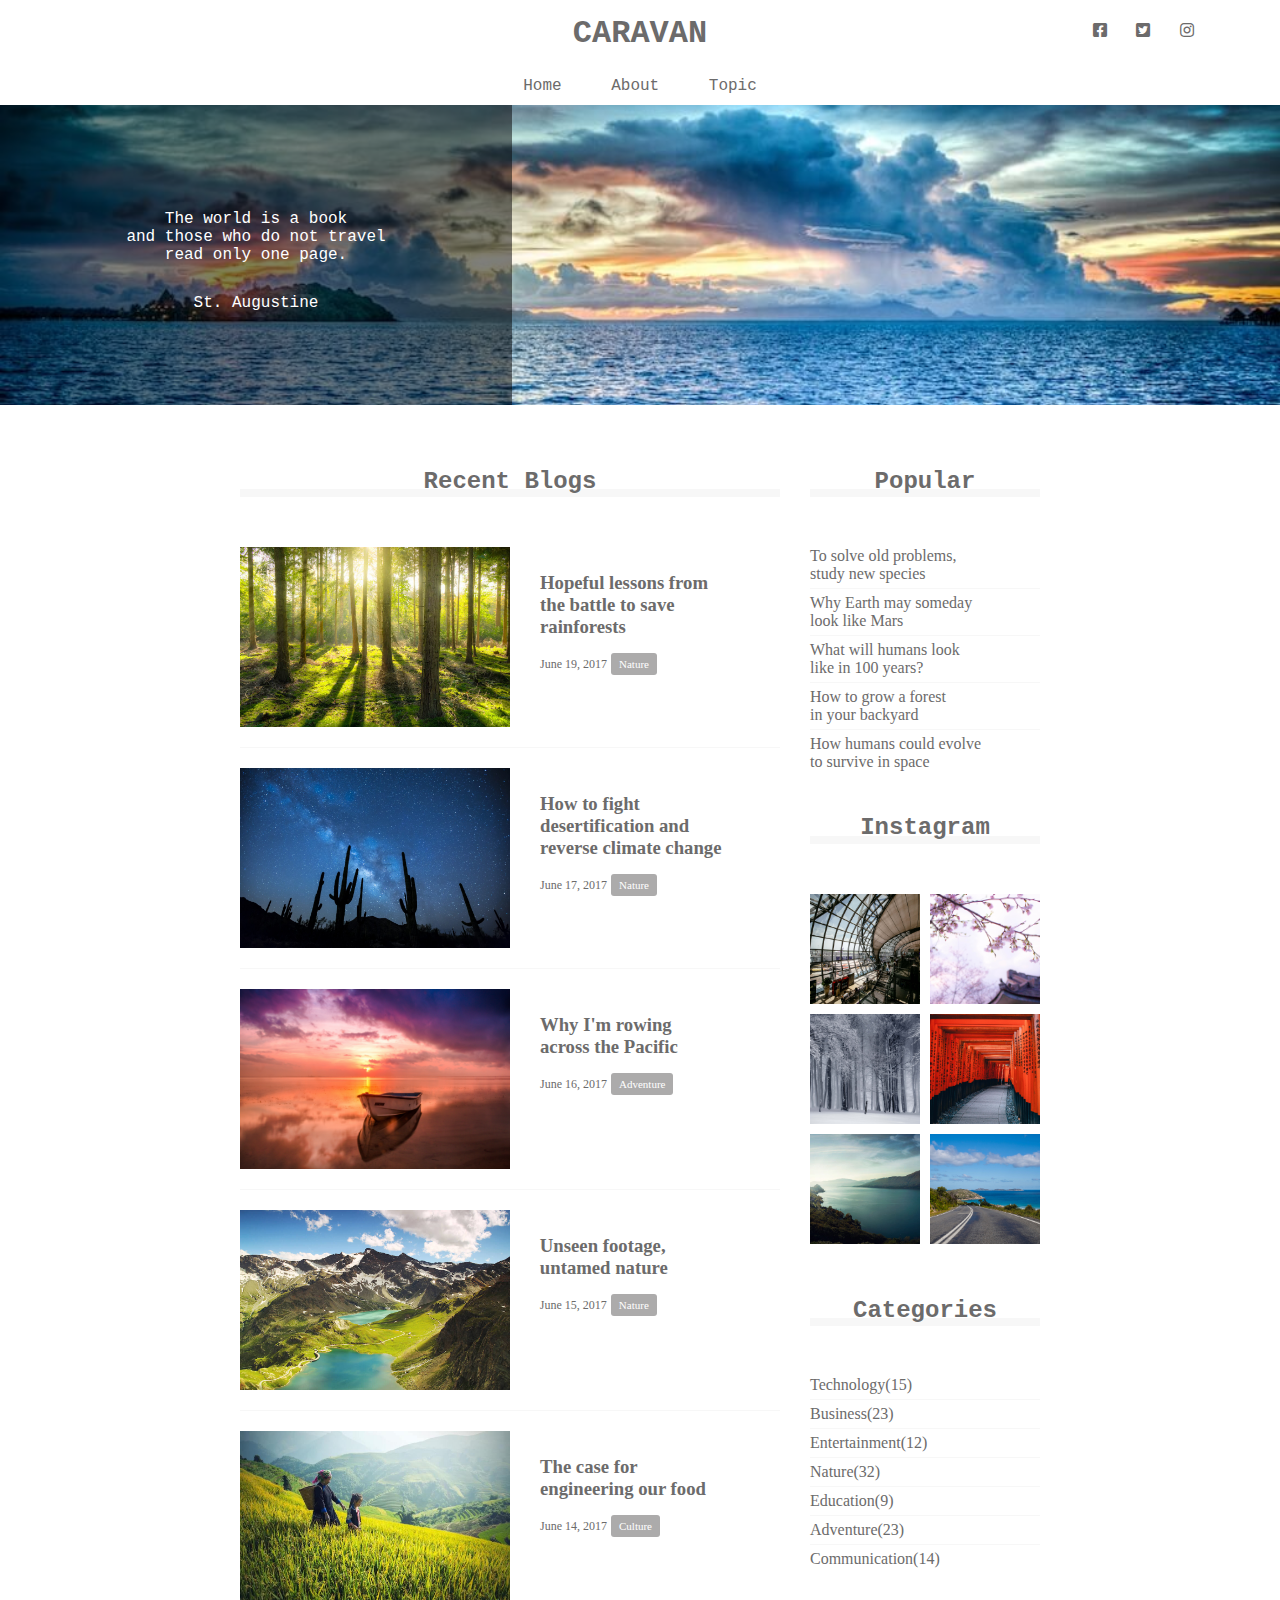
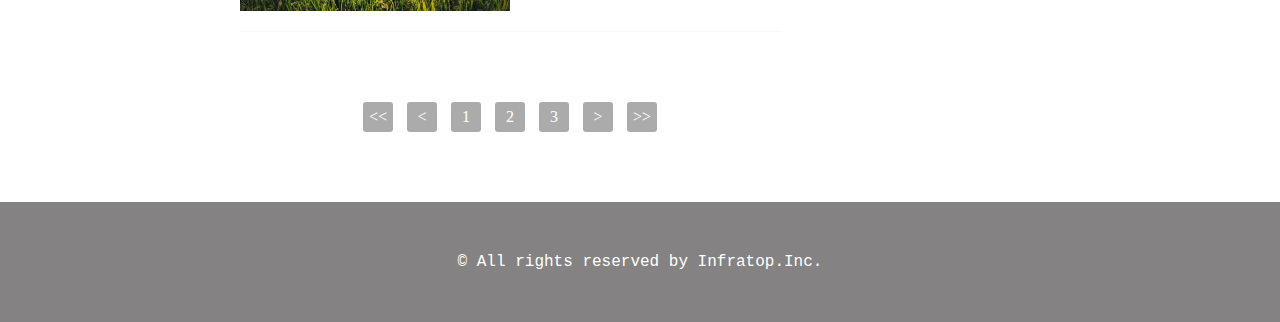
<file: HTMLCSS/caravan/index.html>
<!DOCTYPE html>
<html lang="ja">
  <head>
    <link href="https://use.fontawesome.com/releases/v5.6.1/css/all.css" rel="stylesheet">
    <meta charset="UTF-8" />
    <!-- CSSファイルの読み込み -->
    <link rel="stylesheet" href="style.css" />
    <title>CARAVAN</title>
  </head>

  <body>
    <!-- header -->
    <header>
      <h1 class="heading">
        <a href="index.html">
          CARAVAN
        </a>
      </h1>
      <div class="social">

        <i class="fab fa-facebook-square"></i>
        <i class="fab fa-twitter-square"></i>
        <i class="fab fa-instagram"></i>  
      </div>
    </header>

    <!-- navigation -->
    <nav>
      <ul class="nav-list">
        <li class="nav-list-item">
          <a href="index.html">Home</a>
        </li>
        <li class="nav-list-item">About</li>
        <li class="nav-list-item">Topic</li>
      </ul>
    </nav>

    <!-- main-visual用のdiv -->
    <div class="main-visual">
      <div class="main-visual-content">
        <p class="main-visual-text">
          The world is a book<br />
          and those who do not travel<br />
          read only one page.
        </p>
        <p class="main-visual-name">
          St. Augustine
        </p>
      </div>
    </div>

    <!-- main用のdiv -->
    <main>
      <section class="blog">
        <h2 class="blog-heading">Recent Blogs</h2>
        <div class="blog-box">
          <div class="blog-item">
            <img class="blog-image" src="img/forest.jpg" />
            <section class="blog-text">
              <h3 class="blog-text-heading">
                <a href="single.html">
                  Hopeful lessons from<br />
                  the battle to save<br />
                  rainforests
                </a>
              </h3>
              <p class="blog-date">June 19, 2017</p>
              <span class="category">Nature</span>
            </section>
          </div>
          <div class="blog-item">
            <img class="blog-image" src="img/desert.jpg" />
            <section class="blog-text">
              <h3 class="blog-text-heading">
                <a href="single.html">
                  How to fight<br />
                  desertification and<br />
                  reverse climate change
                </a>
              </h3>
              <p class="blog-date">June 17, 2017</p>
              <span class="category">Nature</span>
            </section>
          </div>
          <div class="blog-item">
            <img class="blog-image" src="img/sunset.jpg" />
            <section class="blog-text">
              <h3 class="blog-text-heading">
                <a href="single.html">
                  Why I'm rowing<br />
                  across the Pacific
                </a>
              </h3>
              <p class="blog-date">June 16, 2017</p>
              <span class="category">Adventure</span>
            </section>
          </div>
          <div class="blog-item">
            <img class="blog-image" src="img/italy.jpg" />
            <section class="blog-text">
              <h3 class="blog-text-heading">
                <a href="single.html">
                  Unseen footage,<br />
                  untamed nature
                </a>
              </h3>
              <p class="blog-date">June 15, 2017</p>
              <span class="category">Nature</span>
            </section>
          </div>
          <div class="blog-item">
            <img class="blog-image" src="img/asia.jpg" />
            <section class="blog-text">
              <h3 class="blog-text-heading">
                <a href="single.html">
                  The case for<br />
                  engineering our food
                </a>
              </h3>
              <p class="blog-date">June 14, 2017</p>
              <span class="category">Culture</span>
            </section>
          </div>
        </div>
        <div class="pagination">
          <p><<</p>
          <p><</p>
          <p>1</p>
          <p>2</p>
          <p>3</p>
          <p>></p>
          <p>>></p>
        </div>
      </section>
      <div class="sidebar">
        <section class="popular">
          <h2 class="sidebar-heading common-heading">Popular</h2>
          <div class="sidebar-contents">
            <p class="popular-text">
              To solve old problems,<br />study new species
            </p>
            <p class="popular-text">
              Why Earth may someday<br />look like Mars
            </p>
            <p class="popular-text">
              What will humans look<br />like in 100 years?
            </p>
            <p class="popular-text">
              How to grow a forest<br />in your backyard
            </p>
            <p class="popular-text">
              How humans could evolve<br />to survive in space
            </p>
          </div>
        </section>
        <section class="instagram">
          <h2 class="instagram-heading common-heading">Instagram</h2>
          <div class="sidebar-contents">
            <div class="instagram-box"></div>
            <div class="instagram-box"></div>
            <div class="instagram-box"></div>
            <div class="instagram-box"></div>
            <div class="instagram-box"></div>
            <div class="instagram-box"></div>
          </div>
        </section>
        <section class="categories">
          <h2 class="categories-heading common-heading">Categories</h2>
          <div class="sidebar-contents">
            <p class="categories-text">Technology(15)</p>
            <p class="categories-text">Business(23)</p>
            <p class="categories-text">Entertainment(12)</p>
            <p class="categories-text">Nature(32)</p>
            <p class="categories-text">Education(9)</p>
            <p class="categories-text">Adventure(23)</p>
            <p class="categories-text">Communication(14)</p>
          </div>
        </section>
      </div>
    </main>

    <!-- footer -->
    <footer>
      <p class="footer-text">© All rights reserved by Infratop.Inc.</p>
    </footer>
  </body>
</html>
</file>
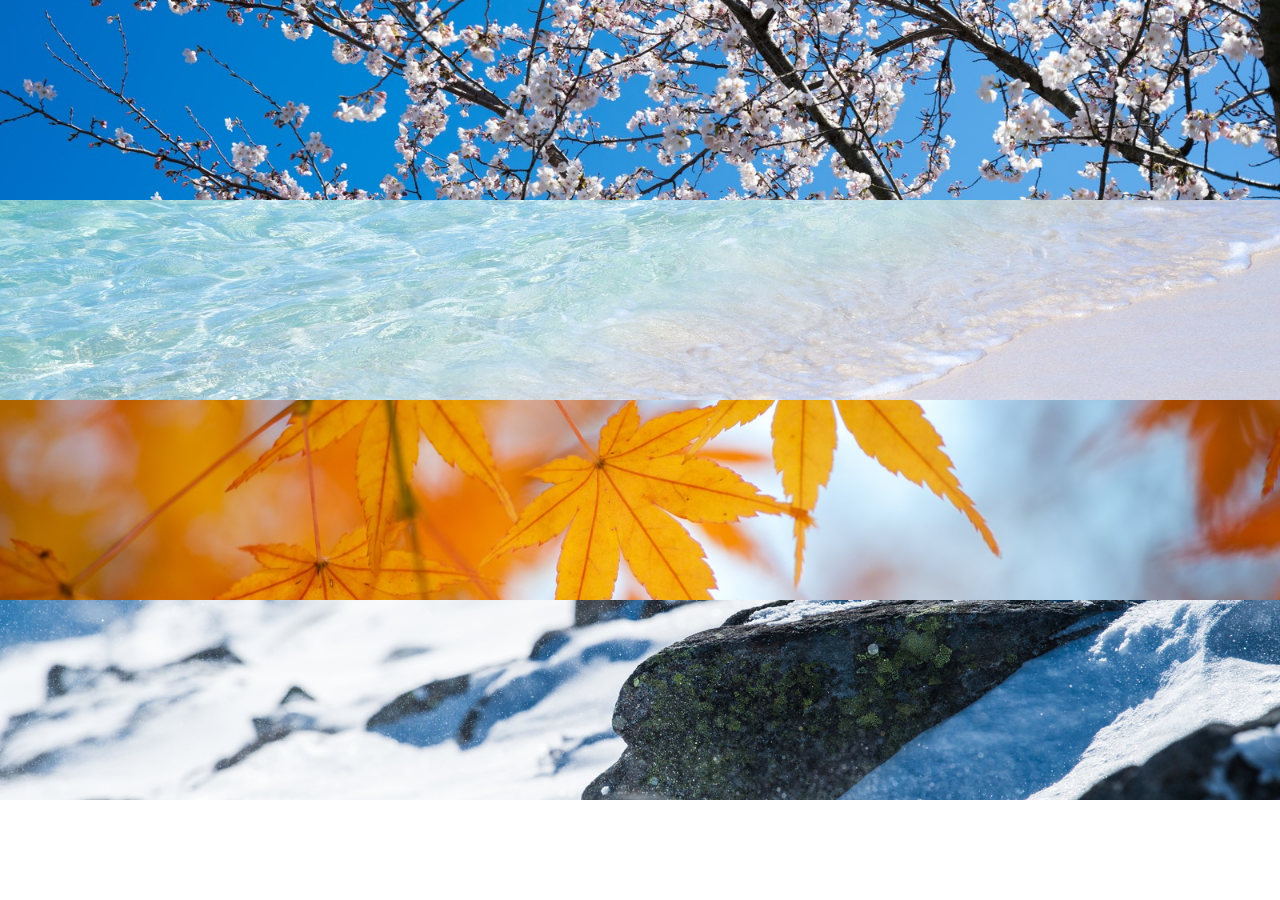
<file: HTMLCSS/chapter6_exercise/chapter6_answer/index.html>
<!DOCTYPE html>
<html lang="ja">
  <head>
    <meta charset="UTF-8" />
    <title>6章演習</title>
    <link rel="stylesheet" href="style.css" />
  </head>
  <body>
    <div class="box1"></div>

    <div class="box2"></div>

    <div class="box3"></div>

    <div class="box4"></div>
  </body>
</html>
</file>
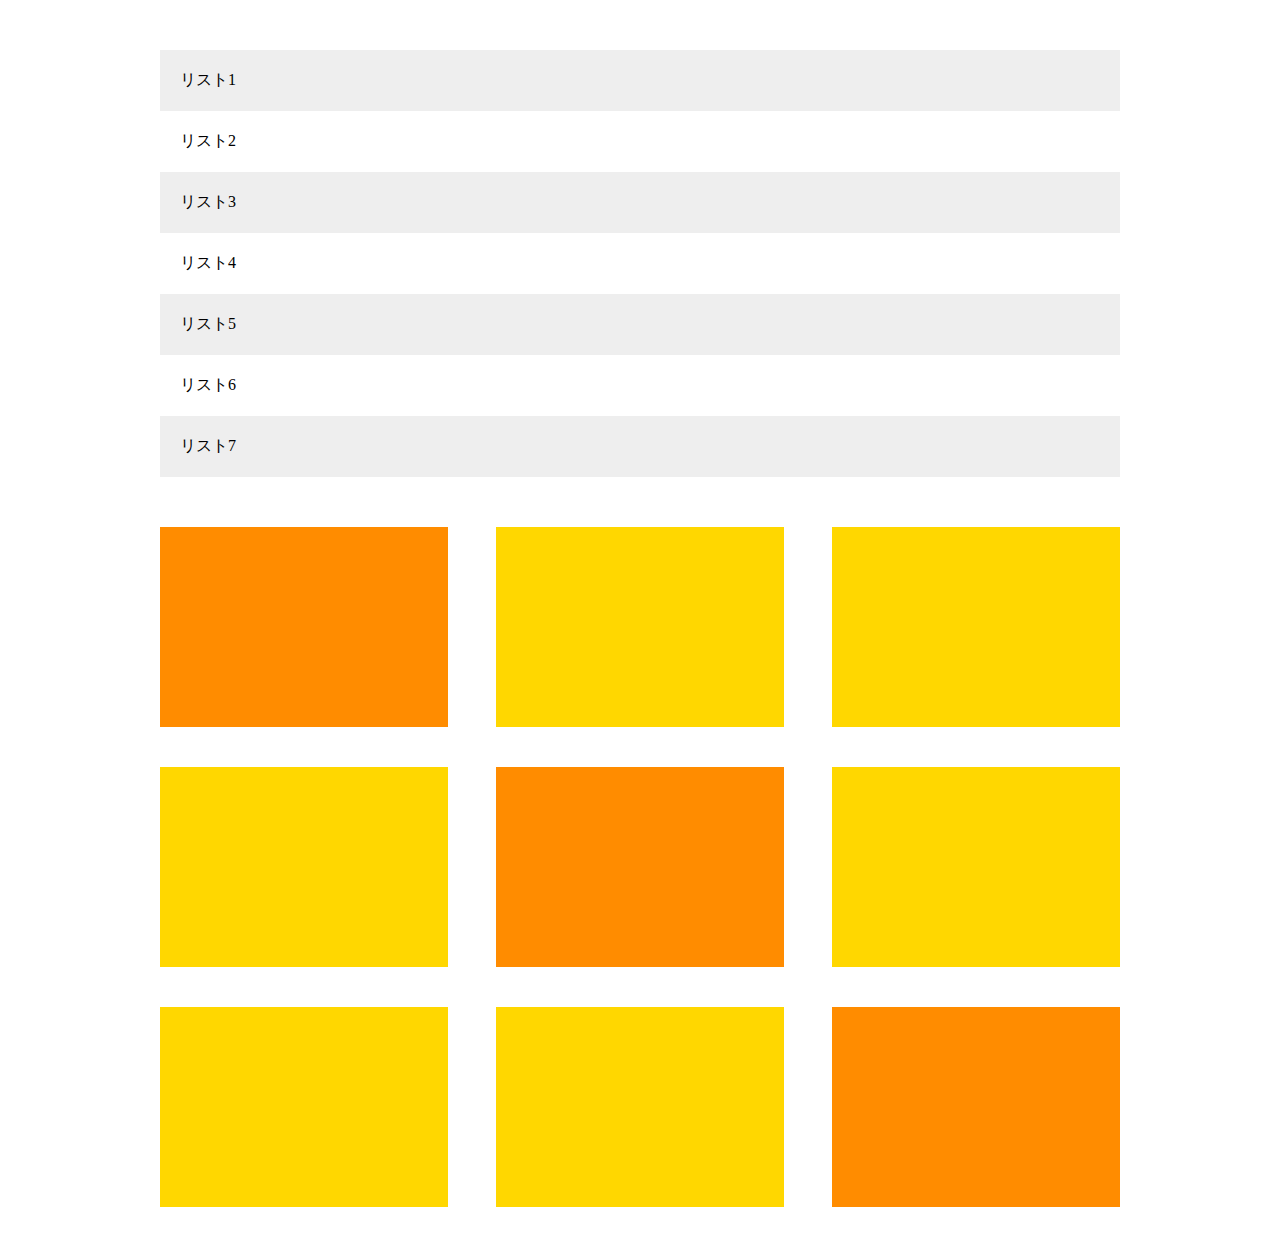
<file: HTMLCSS/chapter8_exercise/chapter8_answer/index.html>
<!DOCTYPE html>
<html lang="ja">
  <head>
    <meta charset="UTF-8" />
    <title>8章演習</title>
    <link rel="stylesheet" href="style.css" />
  </head>
  <body>
    <main>
      <ul class="item-list">
        <li class="item">リスト1</li>
        <li class="item">リスト2</li>
        <li class="item">リスト3</li>
        <li class="item">リスト4</li>
        <li class="item">リスト5</li>
        <li class="item">リスト6</li>
        <li class="item">リスト7</li>
      </ul>

      <div class="box-list">
        <div class="box"></div>
        <div class="box"></div>
        <div class="box"></div>
        <div class="box"></div>
        <div class="box"></div>
        <div class="box"></div>
        <div class="box"></div>
        <div class="box"></div>
        <div class="box"></div>
      </div>
    </main>
  </body>
</html>
</file>
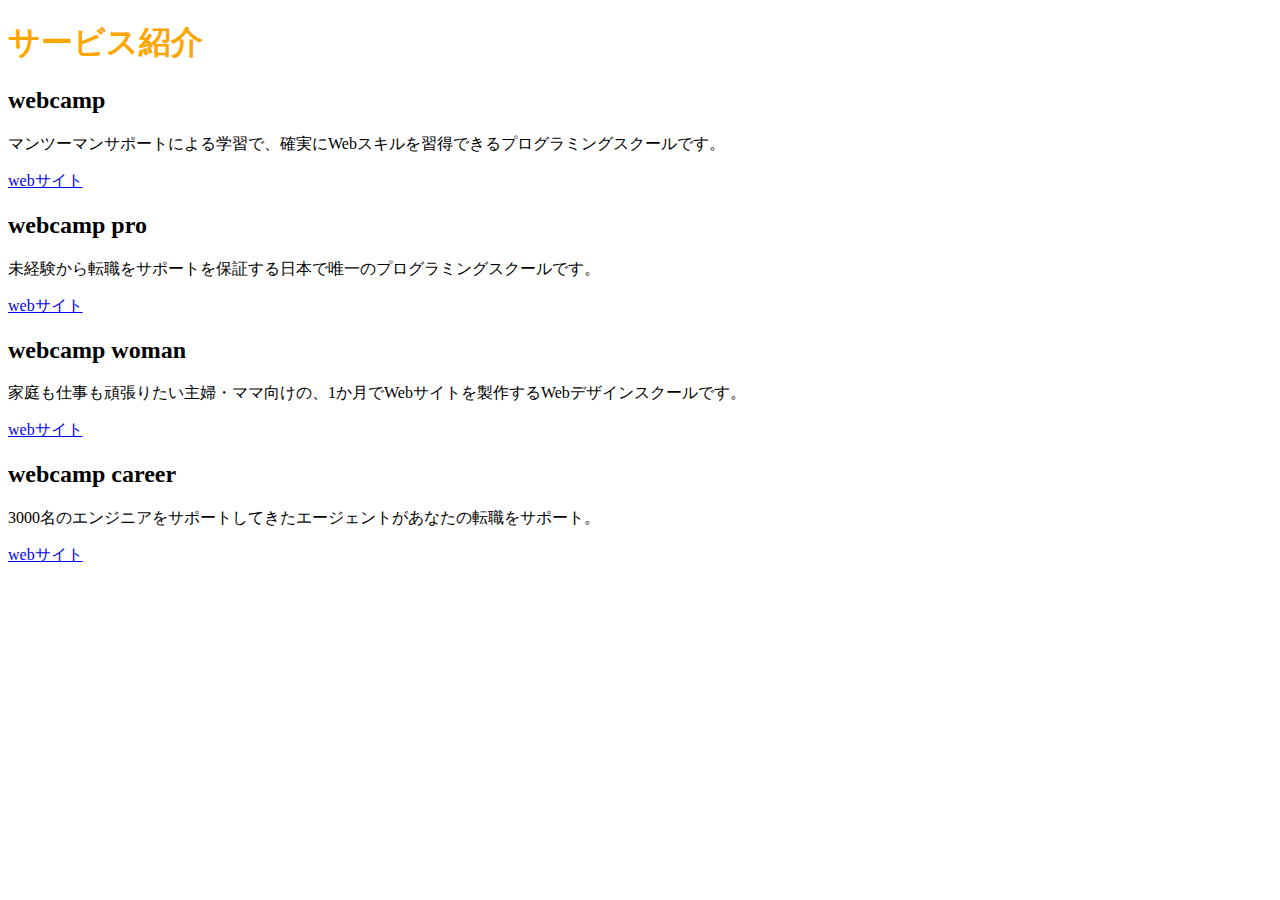
<file: HTMLCSS/chapter2_exercise.html>
<!DOCTYPE html>
<html lang="ja">
<head>
    <meta charset="UTF-8">
    <meta name="viewport" content="width=device-width, initial-scale=1.0">
    <link rel="stylesheet" href="chapter2_exercise.css">
    <title>chapter2_exercise</title>
</head>
<body>
    <h1>サービス紹介</h1>
    <h2>webcamp</h2>
    <p>マンツーマンサポートによる学習で、確実にWebスキルを習得できるプログラミングスクールです。</p>
    <a href="https://web-camp.online/lesson/curriculums/212/chapters/36">webサイト</a>
    <h2>webcamp pro</h2>
    <p>未経験から転職をサポートを保証する日本で唯一のプログラミングスクールです。</p>
    <a href="https://web-camp.online/lesson/curriculums/212/chapters/36">webサイト</a>
    <h2>webcamp woman</h2>
    <p>家庭も仕事も頑張りたい主婦・ママ向けの、1か月でWebサイトを製作するWebデザインスクールです。</p>
    <a href="https://web-camp.online/lesson/curriculums/212/chapters/36">webサイト</a>
    <h2>webcamp career</h2>
    <p>3000名のエンジニアをサポートしてきたエージェントがあなたの転職をサポート。</p>
    <a href="https://web-camp.online/lesson/curriculums/212/chapters/36">webサイト</a>
</body>
</html>
</file>
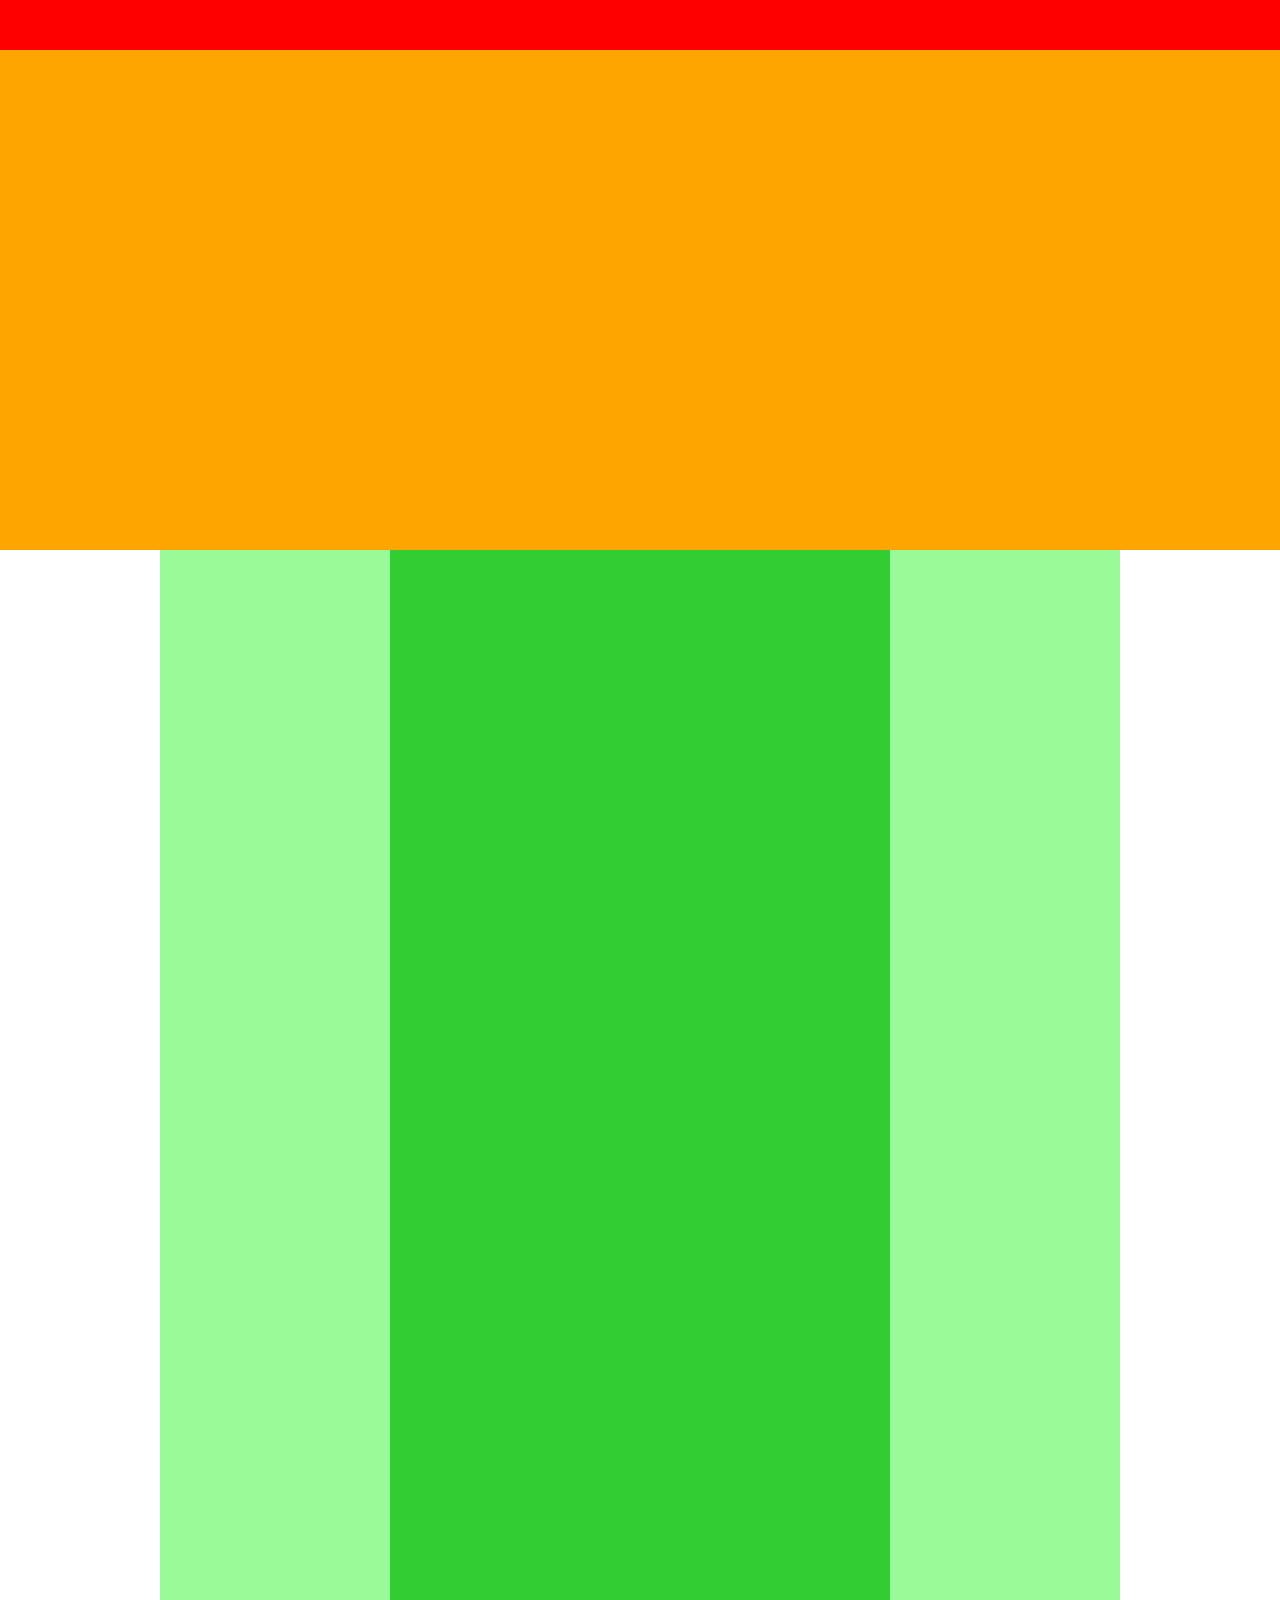
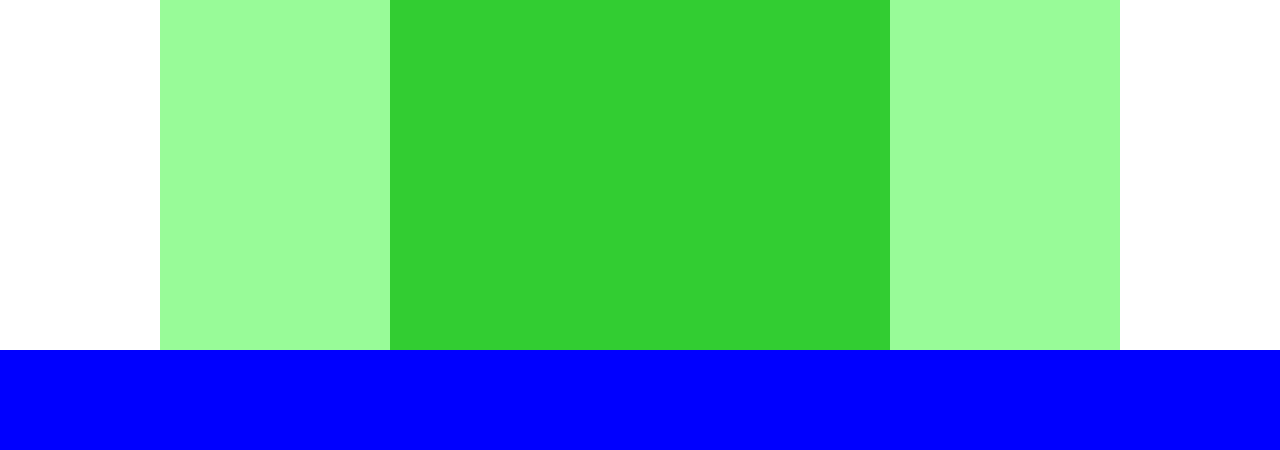
<file: HTMLCSS/chapter4_exercise.html>
<!DOCTYPE html>
<html lang="en">
<head>
    <meta charset="UTF-8">
    <meta name="viewport" content="width=device-width, initial-scale=1.0">
    <link rel="stylesheet" href="chapter4_exercise.css">
    <title>chapter4_exercise</title>
</head>
<body>
    <div class="header"></div>
    <div class="main-visual"></div>
    <div class="main">
        <div class="sideber-left"></div>
        <div class="blog"></div>
        <div class="sideber-right"></div>
    </div>
    <div class="footer"></div>
</body>
</html>
</file>
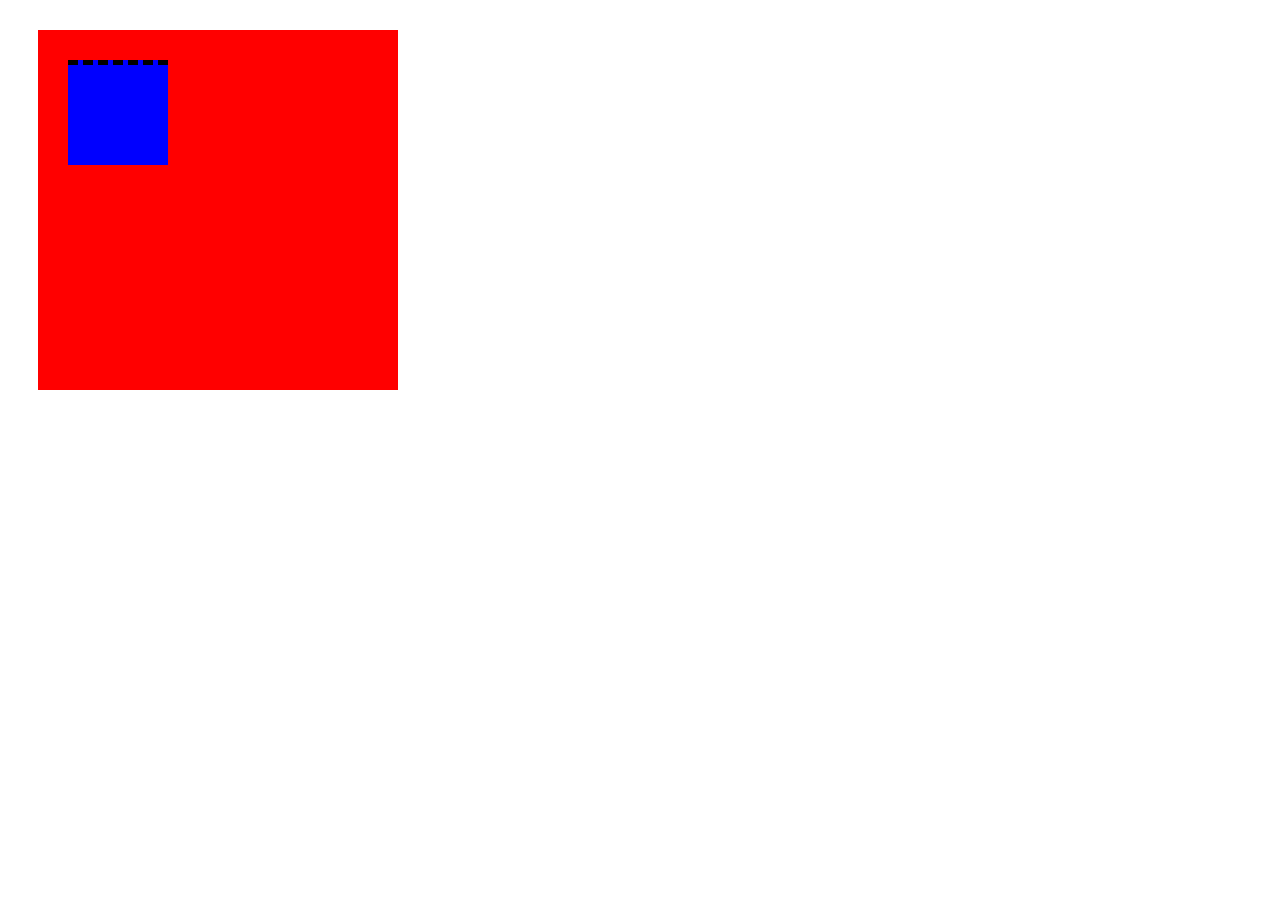
<file: HTMLCSS/box/box.html>
<!DOCTYPE html>
<html lang="en">
<head>
    <meta charset="UTF-8">
    <meta name="viewport" content="width=device-width, initial-scale=1.0">
    <link rel="stylesheet" href="box.css">
    <title>Box</title>
</head>
<body>
    <div class="box1">
        <div class="box2"></div>
    </div>
</body>
</html>
</file>
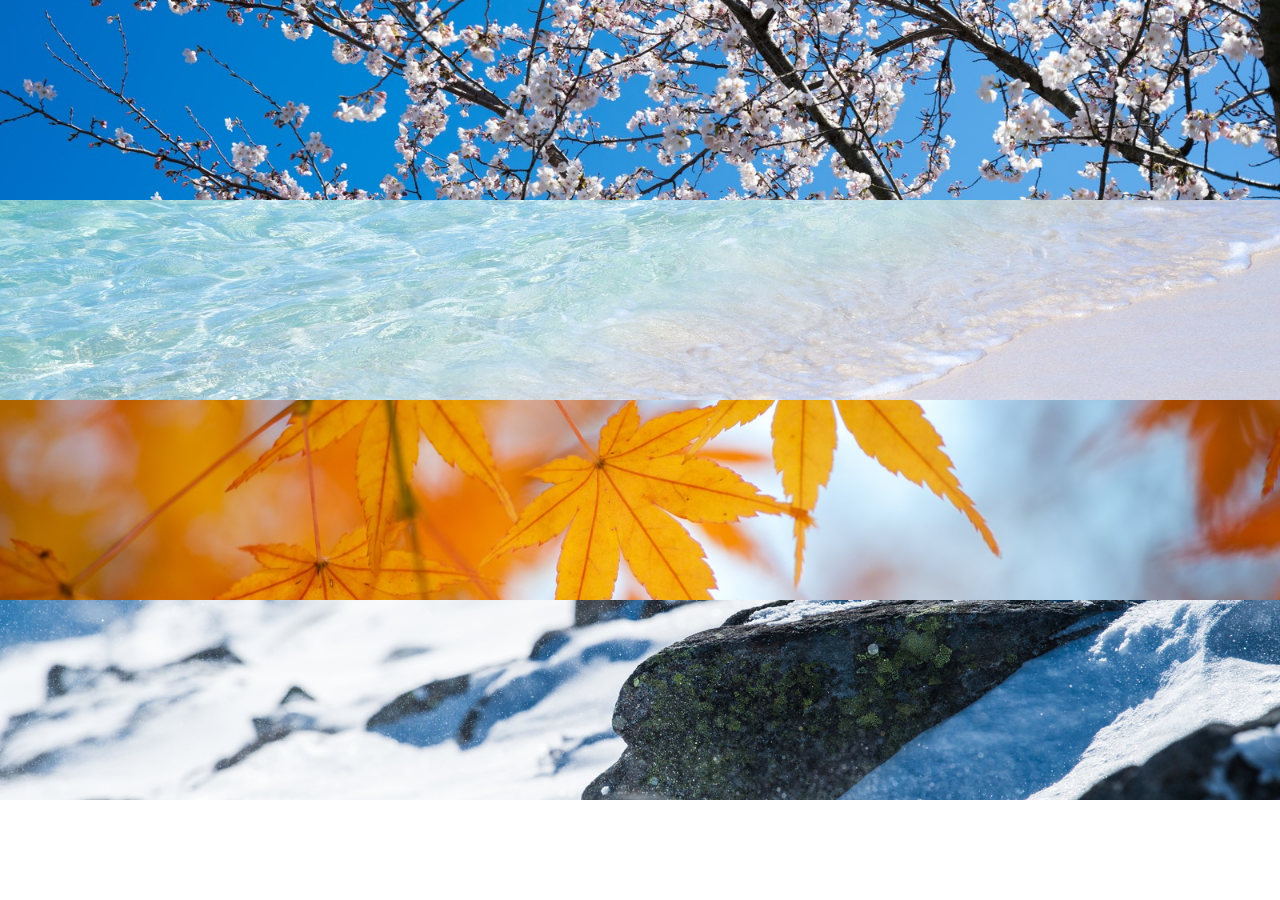
<file: HTMLCSS/chapter6_exercise/chapter6_exercise.html>
<!DOCTYPE html>
<html lang="en">
<head>
    <meta charset="UTF-8">
    <meta name="viewport" content="width=device-width, initial-scale=1.0">
    <link rel="stylesheet" href="chapter6_exercise.css">
    <title>chapter6_exercise</title>
</head>
<body>
    <div class="box1"></div>
    <div class="box2"></div>
    <div class="box3"></div>
    <div class="box4"></div>
</body>
</html>
</file>
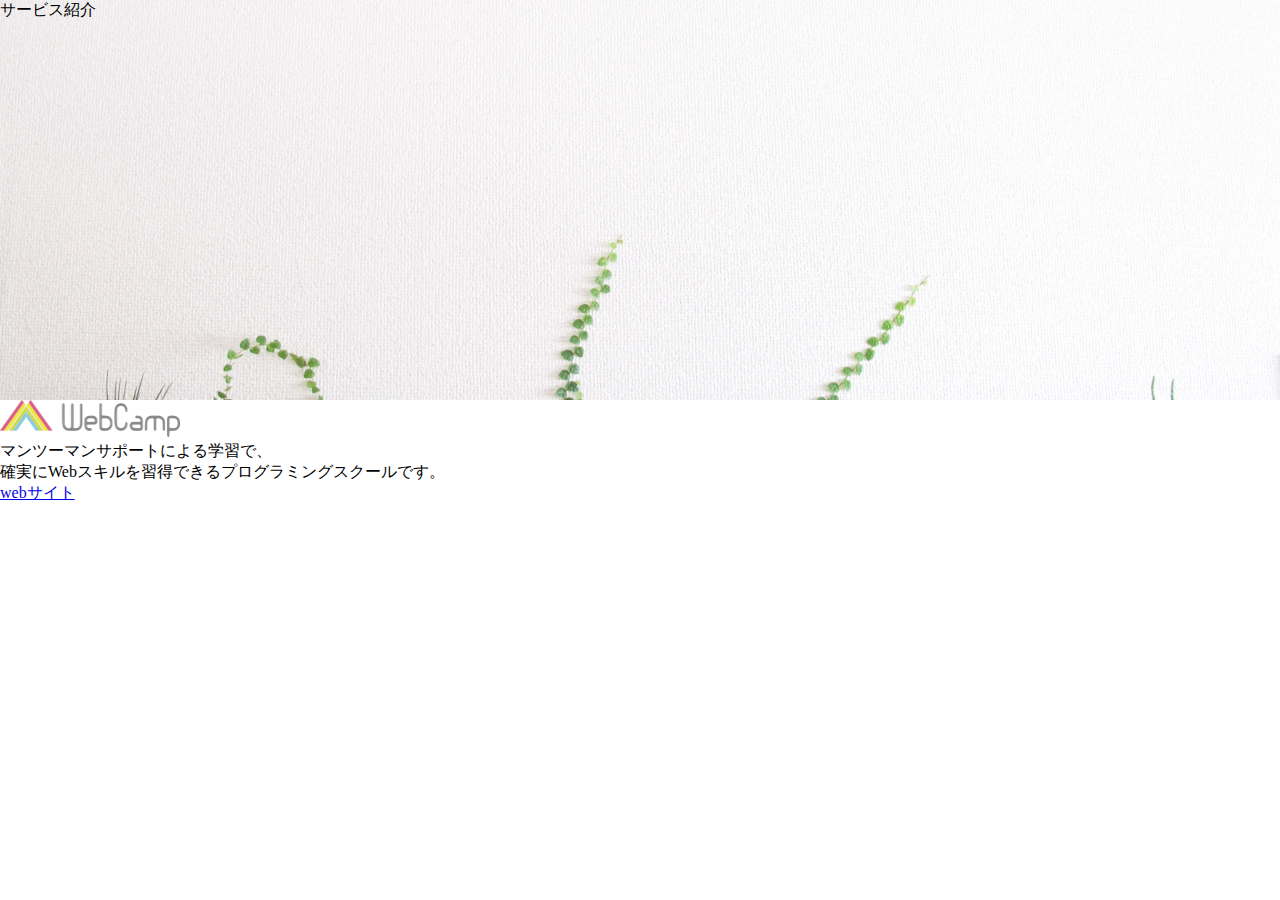
<file: HTMLCSS/chapter7_exercise/chapter7_exercise.html>
<!DOCTYPE html>
<html lang="en">
<head>
    <meta charset="UTF-8">
    <meta name="viewport" content="width=device-width, initial-scale=1.0">
    <link rel="stylesheet" href="chapter7_exercise.css">
    <title>サービス紹介</title>
</head>
<body>
    <header>
        <div class="header-img">
            <p class="title">サービス紹介</p>
        </div>
    </header>
    <main>
        <div class="main-content">
            <img class="main-img" src="img/wc-logo.png" alt="">
            <p>マンツーマンサポートによる学習で、<br>確実にWebスキルを習得できるプログラミングスクールです。<br><a href="https://web-camp.online/lesson/curriculums/212/contents/1456">webサイト</a></p>
        </div>
    </main>
</body>
</html>
</file>
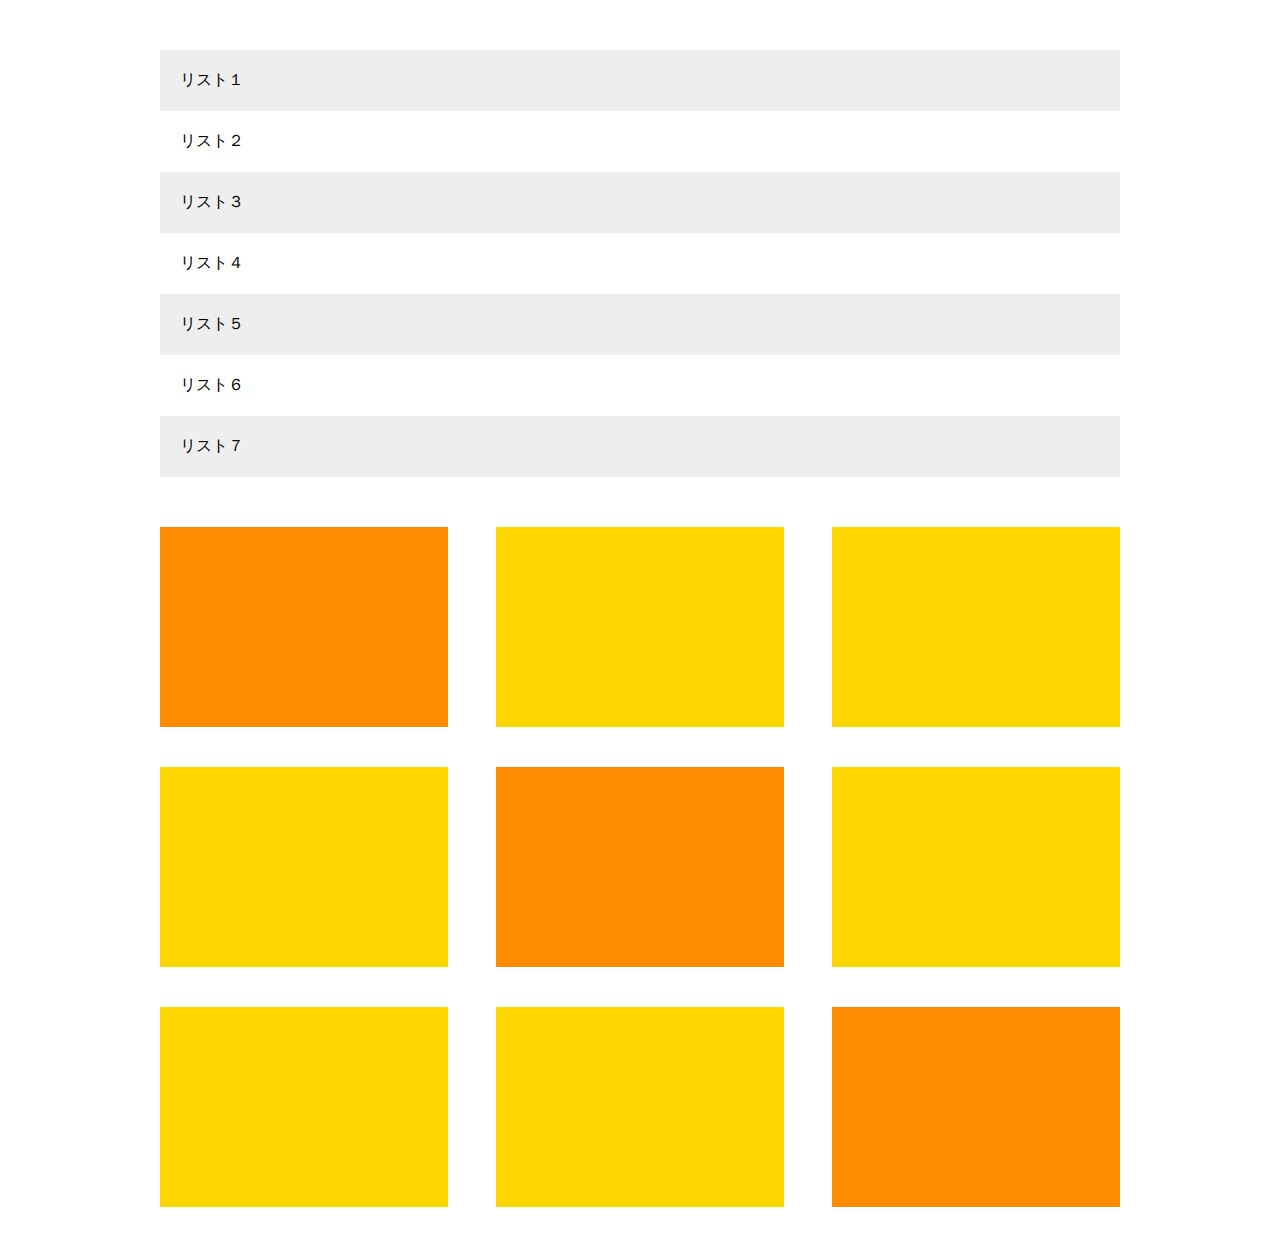
<file: HTMLCSS/chapter8_exercise/chapter8_exercise.html>
<!DOCTYPE html>
<html lang="en">
<head>
    <meta charset="UTF-8">
    <meta name="viewport" content="width=device-width, initial-scale=1.0">
    <link rel="stylesheet" href="chapter8_exercise.css">
    <title>第8章課題</title>
</head>
<body>
    <main>
        <section class="lists">
            <section class="list box1">
                <p>リスト１</p>
            </section>
            <section class="list box2">
                <p>リスト２</p>
            </section>
            <section class="list box3">
                <p>リスト３</p>
            </section>
            <section class="list box4">
                <p>リスト４</p>
            </section>
            <section class="list box5">
                <p>リスト５</p>
            </section>
            <section class="list box6">
                <p>リスト６</p>
            </section>
            <section class="list box7">
                <p>リスト７</p>
            </section>
        </section>
        
        <div class="box-list">
            <div class="box"></div>
            <div class="box"></div>
            <div class="box"></div>
            <div class="box"></div>
            <div class="box"></div>
            <div class="box"></div>
            <div class="box"></div>
            <div class="box"></div>
            <div class="box"></div>
        </div>
    </main>
</body>
</html>
</file>
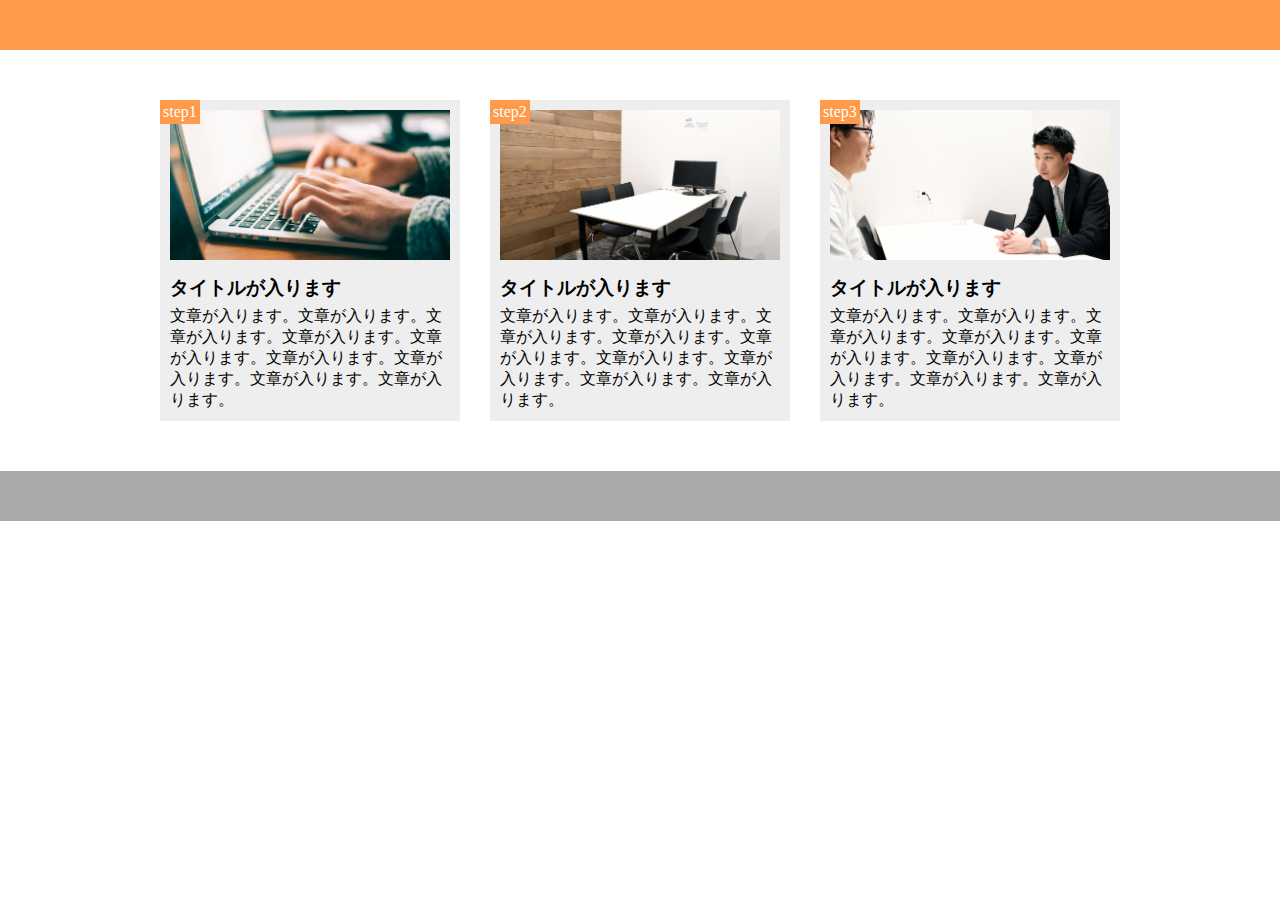
<file: HTMLCSS/chapter9_exercise/chapter9_exercise.html>
<!DOCTYPE html>
<html lang="ja">
  <head>
    <meta charset="UTF-8" />
    <title>9章演習</title>
    <link rel="stylesheet" href="chapter9_exercise.css" />
  </head>
  <body>
    <header></header>
    <main>
      <div class="step-box">
        <div class="step-img1"></div>
        <span class="step-num">step1</span>
        <h3 class="title">タイトルが入ります</h3>
        <p class="text">
          文章が入ります。文章が入ります。文章が入ります。文章が入ります。文章が入ります。文章が入ります。文章が入ります。文章が入ります。文章が入ります。
        </p>
      </div>

      <div class="step-box">
        <div class="step-img2"></div>
        <span class="step-num">step2</span>
        <h3 class="title">タイトルが入ります</h3>
        <p class="text">
          文章が入ります。文章が入ります。文章が入ります。文章が入ります。文章が入ります。文章が入ります。文章が入ります。文章が入ります。文章が入ります。
        </p>
      </div>

      <div class="step-box">
        <div class="step-img3"></div>
        <span class="step-num">step3</span>
        <h3 class="title">タイトルが入ります</h3>
        <p class="text">
          文章が入ります。文章が入ります。文章が入ります。文章が入ります。文章が入ります。文章が入ります。文章が入ります。文章が入ります。文章が入ります。
        </p>
      </div>
    </main>
    <footer></footer>
  </body>
</html>
</file>
<file: HTMLCSS/caravan/style.css>
* {
  margin: 0;
  padding: 0;
  box-sizing: border-box;
  color: #6c6b6b;
}

a {
  text-decoration: none;
}
header, nav, h2, .main-visual, footer {
  font-family: Chalkduster, "Bradley Hand", Courier, "Segoe Print", sans-serif;
}
header {
  width: 90%; /* 横幅90% */
  padding: 15px 0;
  margin: 0 auto;
  text-align: center;
}
header {
  position: relative; /* #socialの基準位置を相対位置へ変更する */
}
.social {
  position: absolute; /* .headerの左上を基準に絶対位置で指定する */
  top: 22px; /* .headerの左上から22px下側へ移動する */
  right: 22px; /* .headerの右上から22px左側へ移動する */
}
.social i {
  display: inline-block;
  margin-left: 20px;
}
header .heading {
  /* headerタグ内のheadingクラスにのみ反映される */
  font-size: 32px;
}

.nav-list {
  text-align: center;
  padding: 10px 0;
  margin: 0 auto;
}

.nav-list-item {
  list-style: none;
  display: inline-block;
  margin: 0 20px;
}

.main-visual {
  width: 100%; /* 横幅いっぱい */
  height: 300px; /* 高さ300px */
  background-image: url(img/mv.jpg);
  background-size: cover; /* 縦横比を維持したまま背景領域を埋め尽くす */
  background-position: center; /* 背景画像を中央に配置 */
}

.main-visual-content {
  width: 40%; /* 横幅40% */
  height: 300px; /* 親の高さに揃える */
  background-color: rgba(0, 0, 0, 0.5); /* 背景色を半透明の黒にする */
  text-align: center; /* 文字を中央揃えにする */
  padding-top: 105px; /* 上側の内側余白で垂直方向の位置を調整 */
}

.main-visual-text {
  color: #fff; /* 文字色を白に変更 */
}

.main-visual-name {
  margin-top: 30px; /* 上側の外側の余白 */
  color: #fff; /* 文字色を白に変更 */
}

main {
  width: 800px; /* 横幅800px */
  display: flex; /* Flexboxの利用 */
  justify-content: center; /* 要素の横並び・中央寄せ */
  margin: 0 auto; /* 要素の中央揃え */
  padding: 70px 0; /* 上下に70px、左右に0pxの内側余白 */
}

.blog {
  width: 540px;
  margin-right: 30px; /* 領域の右側余白 */
}

.blog-heading {
  border-bottom: 8px solid #f7f7f7;
  text-align: center;
  line-height: 0.6;
}

.blog-box {
  padding-top: 50px;
}

.blog-item {
  padding-bottom: 20px;
  margin-bottom: 20px;
  border-bottom: 1px solid #f7f7f7;
  display: flex;
  justify-content: flex-start;
}

.blog-image {
  height: 180px;
}

.blog-text {
  padding: 25px 0 0 30px;
}

.blog-text-heading {
  padding-bottom: 15px;
}

.blog-date {
  font-size: 12px;
  display: inline-block;
}

.category {
  display: inline-block;
  padding: 5px 8px;
  background-color: #acabab;
  border-radius: 3px;
  color: #fff;
  font-size: 11px;
}

.pagination {
  text-align: center;
  padding-top: 50px;
}

.pagination p {
  display: inline-block;
  width: 30px;
  height: 30px;
  margin: 0 5px;
  color: #fff;
  background-color: #acabab;
  border-radius: 3px;
  line-height: 30px;
}

.sidebar {
  width: 230px;
}

.common-heading {
  border-bottom: 8px solid #f7f7f7;
  text-align: center;
  line-height: 0.6;
}

.sidebar-contents {
  padding: 50px 0;
}

.popular-text,
.categories-text {
  padding-bottom: 5px;
  border-bottom: 1px solid #f7f7f7;
  margin-bottom: 5px;
}

.popular-text:last-child,
.categories-text:last-child {
  margin: 0;
  padding: 0;
  border: none;
}

.instagram .sidebar-contents {
  display: flex;
  flex-wrap: wrap;
}

.instagram-box {
  width: 110px;
  padding-top: 110px;
  background-size: cover;
  background-position: center;
  margin-bottom: 10px;
}

.instagram-box:nth-child(odd) {
  margin-right: 10px;
}

.instagram-box:nth-child(1) {
  background-image: url(img/airport.jpg);
}

.instagram-box:nth-child(2) {
  background-image: url(img/japan.jpg);
}

.instagram-box:nth-child(3) {
  background-image: url(img/snow.jpg);
}

.instagram-box:nth-child(4) {
  background-image: url(img/japan2.jpg);
}

.instagram-box:nth-child(5) {
  background-image: url(img/lake.jpg);
}

.instagram-box:nth-child(6) {
  background-image: url(img/road.jpg);
}

footer {
  width: 100%;
  height: 120px;
  text-align: center;
  line-height: 120px;
  background-color: #848282;
}

.footer-text {
  color: #fff;
}
</file>
<file: HTMLCSS/chapter6_exercise/chapter6_answer/style.css>
* {
  margin: 0;
  padding: 0;
  box-sizing: border-box;
}

.box1 {
  height: 200px;
  background-image: url(img/box1.jpg);
  background-size: cover;
  background-position: center;
}

.box2 {
  height: 200px;
  background-image: url(img/box2.jpg);
  background-size: cover;
  background-position: center;
}

.box3 {
  height: 200px;
  background-image: url(img/box3.jpg);
  background-size: cover;
  background-position: center;
}

.box4 {
  height: 200px;
  background-image: url(img/box4.jpg);
  background-size: cover;
  background-position: center;
}
</file>
<file: HTMLCSS/chapter8_exercise/chapter8_answer/style.css>
* {
  margin: 0;
  padding: 0;
  box-sizing: border-box;
}

main {
  width: 960px;
  margin: 50px auto;
}

.item-list {
  margin-bottom: 50px;
}

.item {
  padding: 20px;
  list-style: none;
}

.item:nth-child(odd) {
  background-color: #eee;
}

.box-list {
  display: flex;
  flex-wrap: wrap;
}

.box {
  background-color: #ffd700;
  width: 30%;
  height: 200px;
  margin-right: 5%;
  margin-bottom: 40px;
}

.box:first-child,
.box:nth-child(5),
.box:last-child {
  background-color: #ff8c00;
}

.box:nth-child(3n) {
  margin-right: 0;
}

.box:nth-last-child(-n + 3) {
  margin-bottom: 0;
}
</file>
<file: HTMLCSS/chapter2_exercise.css>
h1{
    color: orange;
}
</file>
<file: HTMLCSS/chapter4_exercise.css>
*{
    margin: 0;
    padding: 0;
    box-sizing: border-box;
}
.header{
    width: 100%;
    height: 50px;
    background-color: red;
}
.main-visual{
    width: 100%;
    height: 500px;
    background-color: orange;
}
.main{
    width: 960px;
    margin: 0 auto;
    display: flex;
    height: 1400px;
}
.sideber-left{
    width: 230px;
    background-color: palegreen;
}
.blog{
    width: 500px;
    height: 1400px;
    margin: 0 auto;
    background-color: limegreen;
}
.sideber-right{
    width: 230px;
    background-color: palegreen;
}
.footer{
    width: 100%;
    height: 100px;
    background-color: blue;
}
</file>
<file: HTMLCSS/box/box.css>
.box1{
    width: 300px;
    height: 300px;
    background-color: red;
    margin: 30px;
    padding: 30px;
}
.box2{
    width: 100px;
    height: 100px;
    background-color: blue;
    border-top: 5px dashed black;
}
</file>
<file: HTMLCSS/chapter6_exercise/chapter6_exercise.css>
*{
    margin: 0;
    padding: 0;
    box-sizing: border-box;
}
.box1{
    height: 200px;
    background-image: url(img/box1.jpg);
    background-size: cover;
    background-position: center;

}
.box2{
    height: 200px;
    background-image: url(img/box2.jpg);
    background-size: cover;
    background-position: center;
}
.box3{
    height: 200px;
    background-image: url(img/box3.jpg);
    background-size: cover;
    background-position: center;
}
.box4{
    height: 200px;
    background-image: url(img/box4.jpg);
    background-size: cover;
    background-position: center;
}
</file>
<file: HTMLCSS/chapter7_exercise/chapter7_exercise.css>
*{
    margin: 0;
    padding: 0;
    box-sizing: border-box;
}
.header-img{
    background-image: url(img/mv.jpg);
    background-size: cover;
    background-position: center;
    height: 400px;
    width: 100%;
}
</file>
<file: HTMLCSS/chapter8_exercise/chapter8_exercise.css>
*{
    margin: 0;
    padding: 0;
    box-sizing: border-box;
}
main{
    width: 960px;
    margin: 50px auto;
}
.lists{
    margin-bottom: 50px;
}
.list p{
    padding: 20px;
    list-style: none;
}
.list:nth-child(odd){
    background-color: #EEE;
}
.box-list{
    display: flex;
    flex-wrap: wrap;
}
.box{
    background-color: #ffd700;
    width: 30%;
    height: 200px;
    margin-bottom: 40px;
    margin-right: 5%;

}
.box:nth-child(1){background-color: #ff8c00;}
.box:nth-child(5){background-color: #ff8c00;}
.box:nth-child(9){background-color: #ff8c00;}
.box:nth-child(3n){
    margin-right: 0;
}
.box:nth-last-child(-n + 3) {
    margin-bottom: 0;
  }
</file>
<file: HTMLCSS/chapter9_exercise/chapter9_exercise.css>
* {
    box-sizing: border-box;
    margin: 0;
    padding: 0;
  }
  
  header {
    height: 50px;
    background-color: #ff9a4b;
  }
  
  main {
    width: 960px;
    margin: 50px auto;
    display: flex;
  }
  
  .step-box {
    width: 300px;
    margin-right: 30px;
    padding: 10px;
    position: relative;
    background-color: #eee;
  }
  
  .step-box:last-child {
    margin-right: 0;
  }
  
  .step-img1 {
    height: 150px;
    background-image: url(img/flow01.png);
    background-position: bottom;
    background-size: cover;
  }
  
  .step-img2 {
    height: 150px;
    background-image: url(img/flow02.png);
    background-position: bottom;
    background-size: cover;
  }
  
  .step-img3 {
    height: 150px;
    background-image: url(img/flow03.png);
    background-position: bottom;
    background-size: cover;
  }
  
  .step-num {
    padding: 3px;
    position: absolute;
    top: 0;
    left: 0;
    background-color: #ff9a4b;
    color: #fff;
  }
  
  .title {
    margin: 15px 0 5px;
  }
  
  footer {
    height: 50px;
    background-color: #aaa;
  }
</file>
